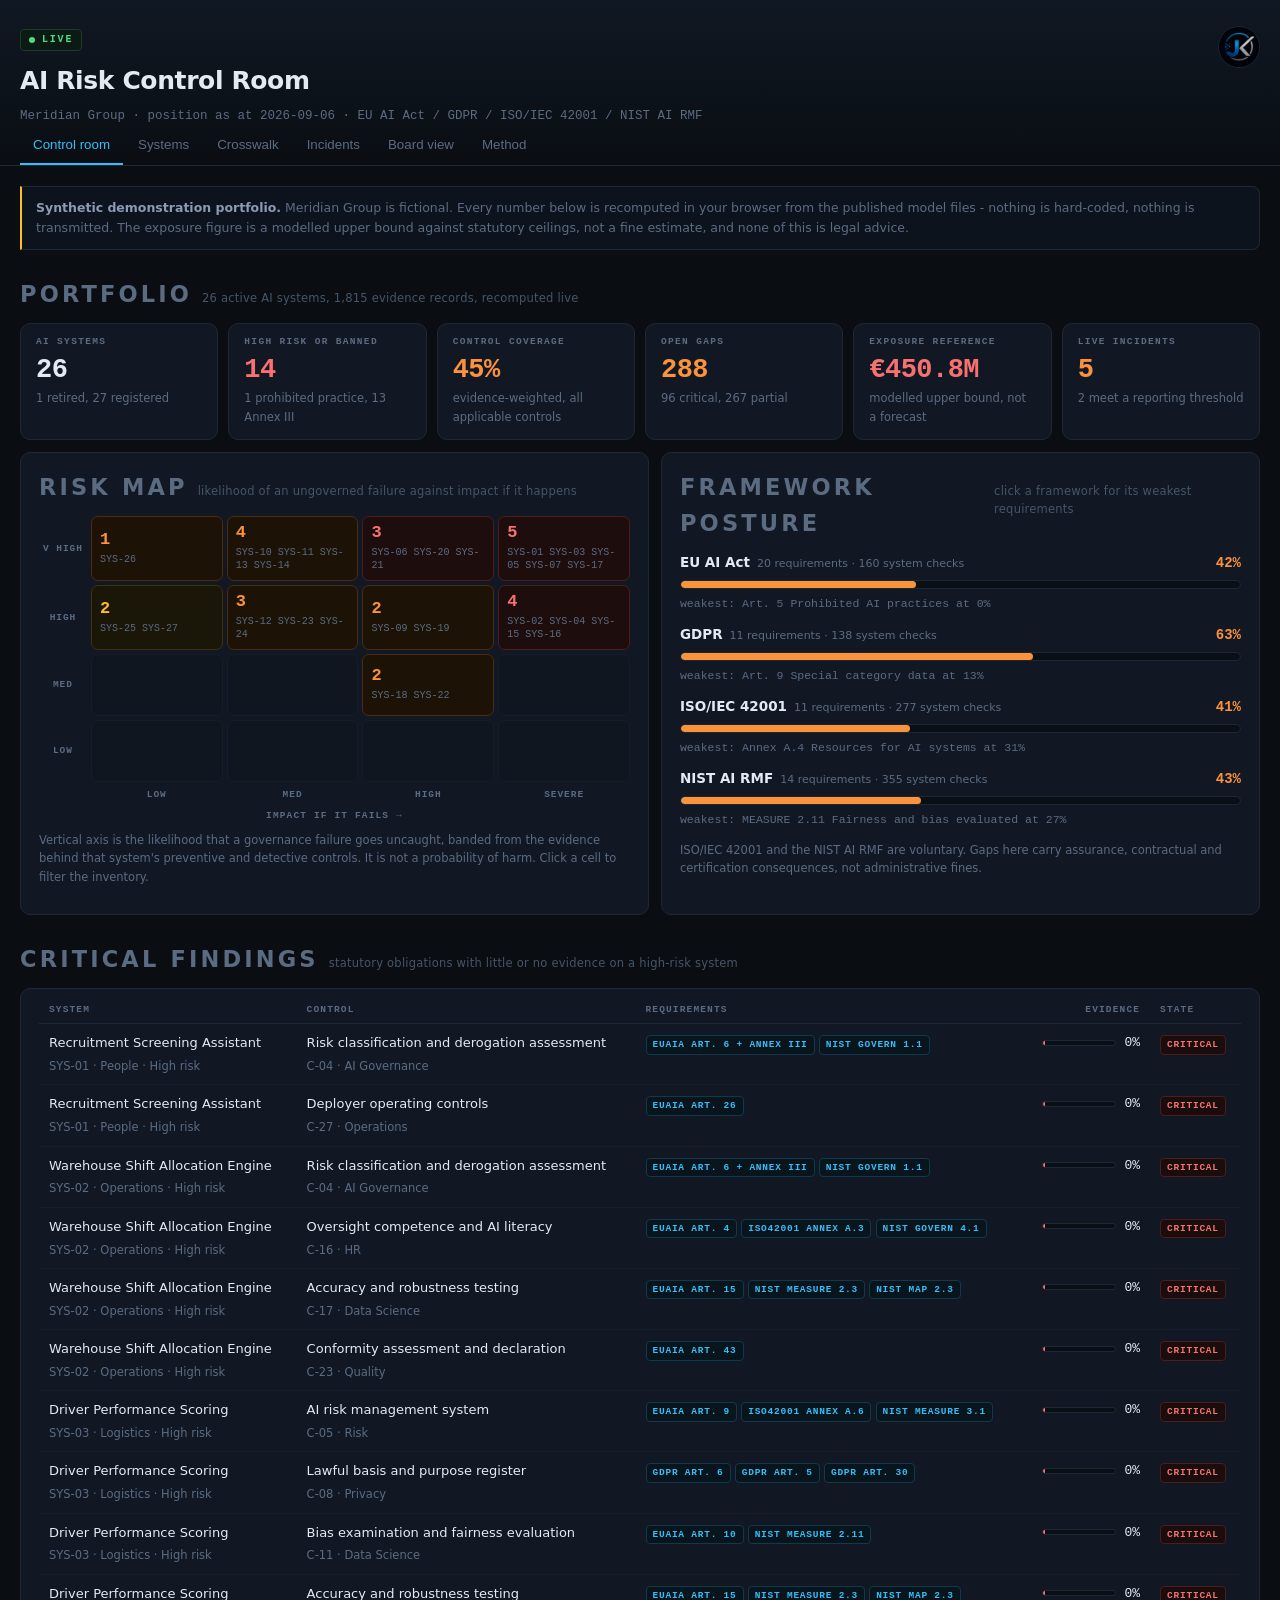
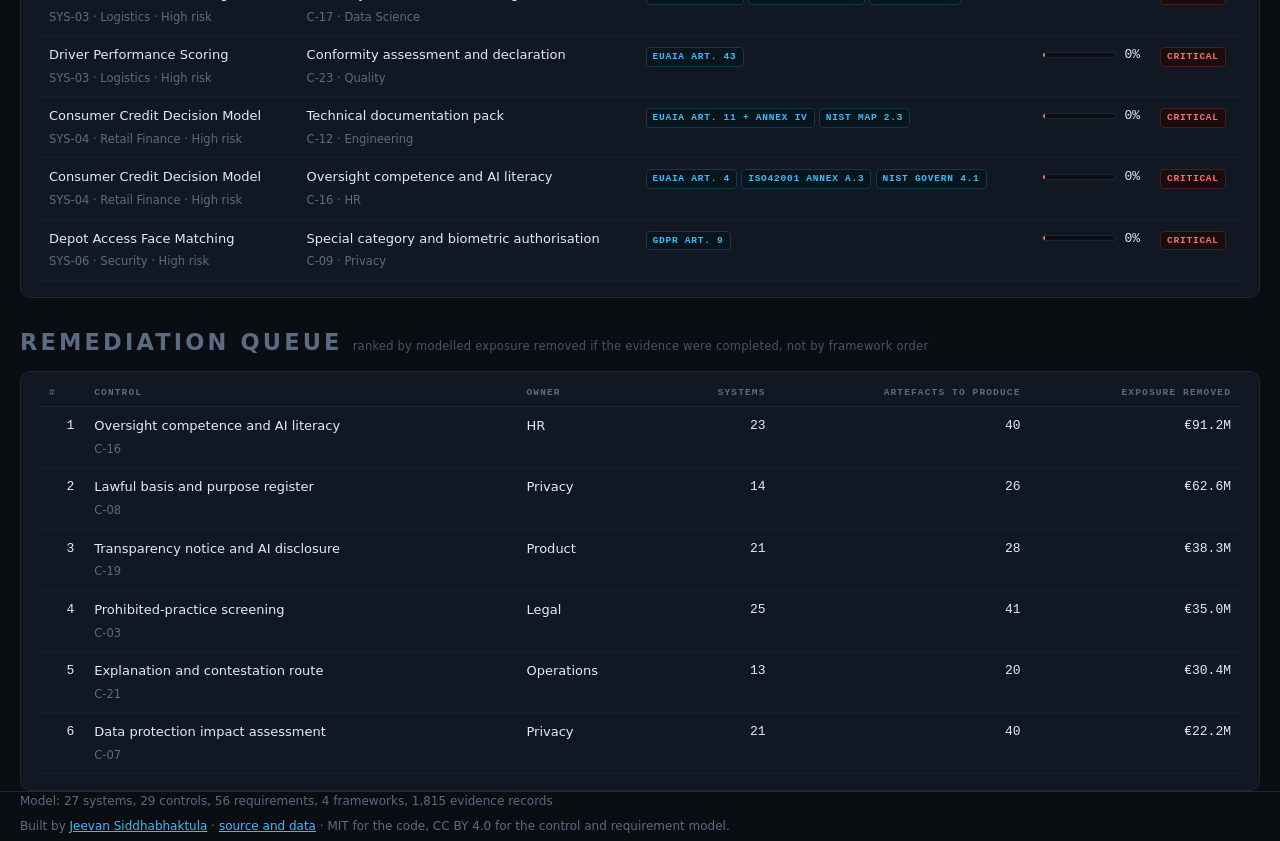
<file: index.html>
<!DOCTYPE html>
<html lang="en">
<head>
<meta charset="utf-8">
<meta http-equiv="refresh" content="0; url=./docs/">
<link rel="canonical" href="https://jeevan-0508.github.io/ai-governance-control-room/docs/">
<title>AI Risk Control Room</title>
<meta name="description" content="A control room for AI governance: an AI system inventory assessed against the EU AI Act, GDPR, ISO/IEC 42001 and the NIST AI RMF, with an evidence trail behind every score.">
<style>
  body{margin:0;min-height:100vh;display:grid;place-items:center;background:#0a0e13;color:#e4eaf3;
    font:15px/1.6 ui-sans-serif,system-ui,-apple-system,"Segoe UI",Roboto,sans-serif;text-align:center;padding:24px}
  a{color:#38bdf8}
  p{color:#8b9bb4}
</style>
</head>
<body>
<div>
  <h1>AI Risk Control Room</h1>
  <p>Opening the control room&hellip;</p>
  <p><a href="./docs/">Continue if you are not redirected</a></p>
</div>
<script>location.replace('./docs/');</script>
</body>
</html>
</file>
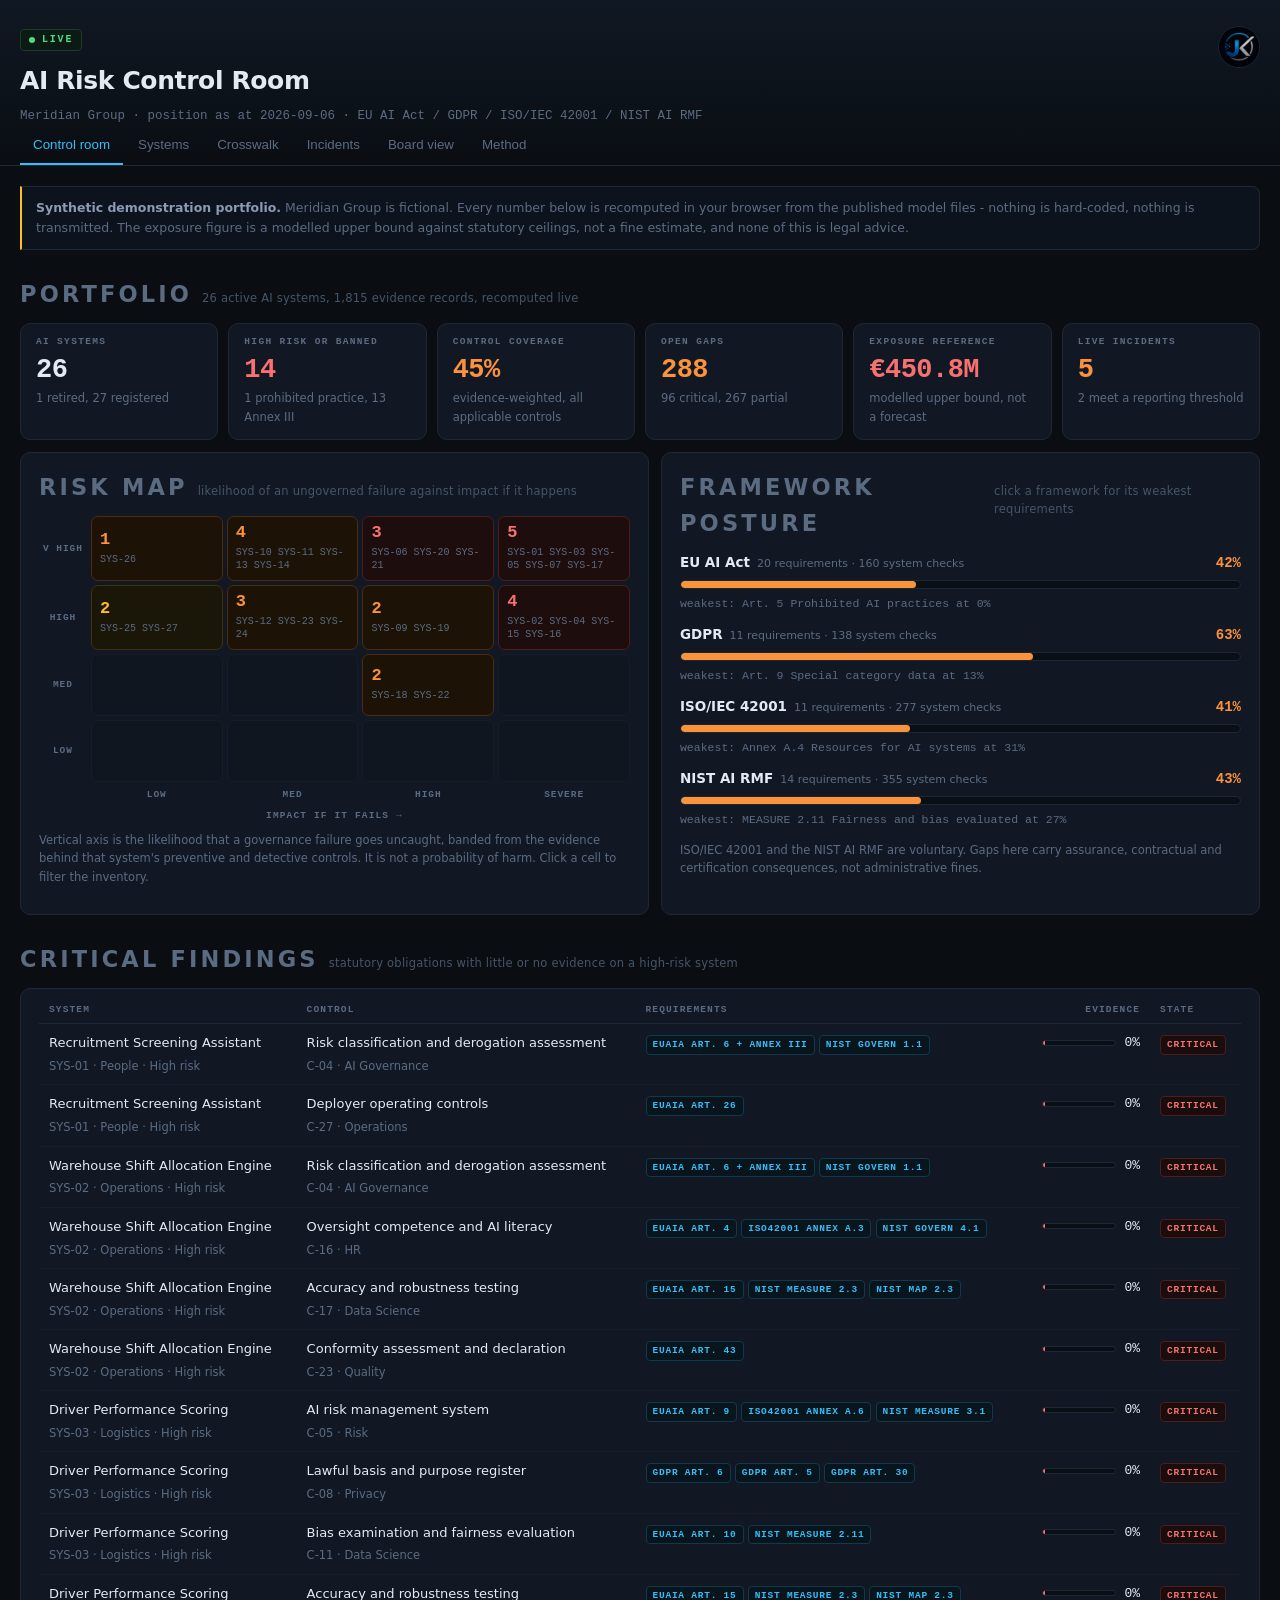
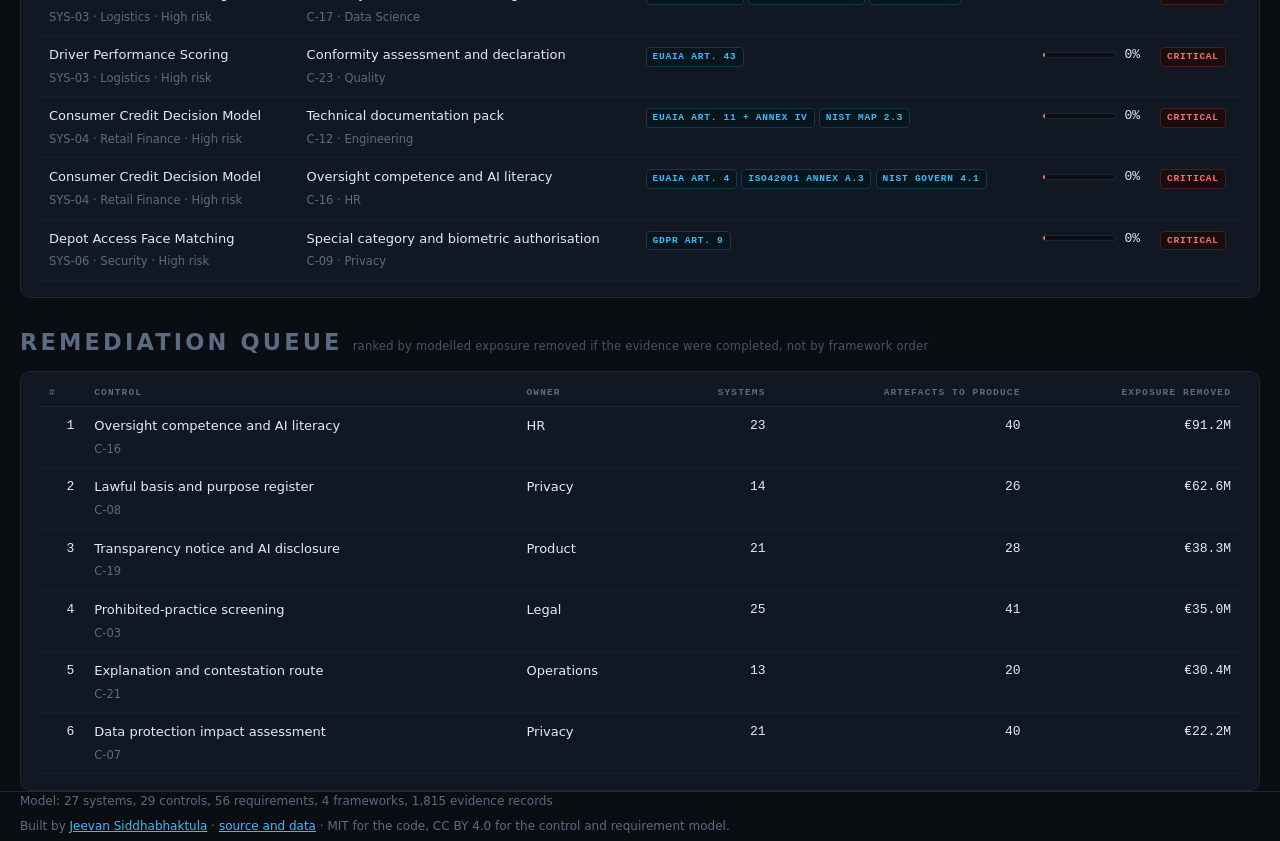
<file: docs/index.html>
<!DOCTYPE html>
<html lang="en">
<head>
<meta charset="utf-8">
<meta name="viewport" content="width=device-width,initial-scale=1">
<title>AI Risk Control Room</title>
<meta name="description" content="A control room for AI governance: an AI system inventory assessed against the EU AI Act, GDPR, ISO/IEC 42001 and the NIST AI RMF, with an evidence trail behind every score, a regulatory crosswalk, a risk heatmap and a board view.">
<link rel="icon" href="data:image/svg+xml,%3Csvg%20xmlns%3D%27http%3A%2F%2Fwww.w3.org%2F2000%2Fsvg%27%20viewBox%3D%270%200%2032%2032%27%3E%3Crect%20width%3D%2732%27%20height%3D%2732%27%20rx%3D%277%27%20fill%3D%27%230b0f14%27%2F%3E%3Cpath%20d%3D%27M16%204.5l9.5%204.2v7.1c0%206.3-4%2010.1-9.5%2011.7C10.5%2025.9%206.5%2022.1%206.5%2015.8V8.7z%27%20fill%3D%27none%27%20stroke%3D%27%2338bdf8%27%20stroke-width%3D%272.2%27%20stroke-linejoin%3D%27round%27%2F%3E%3Ccircle%20cx%3D%2716%27%20cy%3D%2716%27%20r%3D%272.6%27%20fill%3D%27%2338bdf8%27%2F%3E%3C%2Fsvg%3E">
<link rel="stylesheet" href="style.css">
</head>
<body>
<header>
  <div class="wrap bar">
    <div class="id">
      <div class="live"><span class="dot"></span>LIVE</div>
      <h1>AI Risk Control Room</h1>
      <p class="org" id="org">loading&hellip;</p>
    </div>
    <a class="brand" href="https://github.com/Jeevan-0508" target="_blank" rel="noopener"
       title="Jeevan Siddhabhaktula - Risk. Governance. AI."><img src="jk-logo.png" alt="JK" width="42" height="42"></a>
  </div>
  <nav class="wrap" id="nav">
    <button data-view="room" class="on">Control room</button>
    <button data-view="systems">Systems</button>
    <button data-view="crosswalk">Crosswalk</button>
    <button data-view="incidents">Incidents</button>
    <button data-view="board">Board view</button>
    <button data-view="method">Method</button>
  </nav>
</header>

<main class="wrap">
  <div id="err" class="err" hidden></div>
  <p class="demo" id="demo">
    <b>Synthetic demonstration portfolio.</b> Meridian Group is fictional. Every number below is
    recomputed in your browser from the published model files - nothing is hard-coded, nothing is
    transmitted. The exposure figure is a modelled upper bound against statutory ceilings, not a
    fine estimate, and none of this is legal advice.
  </p>
  <section id="view"></section>
</main>

<footer class="wrap">
  <p>Model: <span id="counts"></span></p>
  <p>Built by <a href="https://github.com/Jeevan-0508" target="_blank" rel="noopener">Jeevan Siddhabhaktula</a>
     &middot; <a href="https://github.com/Jeevan-0508/ai-governance-control-room" target="_blank" rel="noopener">source and data</a>
     &middot; MIT for the code, CC BY 4.0 for the control and requirement model.</p>
</footer>

<script src="engine.js"></script>
<script src="views.js"></script>
<script src="report.js"></script>
<script src="app.js"></script>
</body>
</html>
</file>
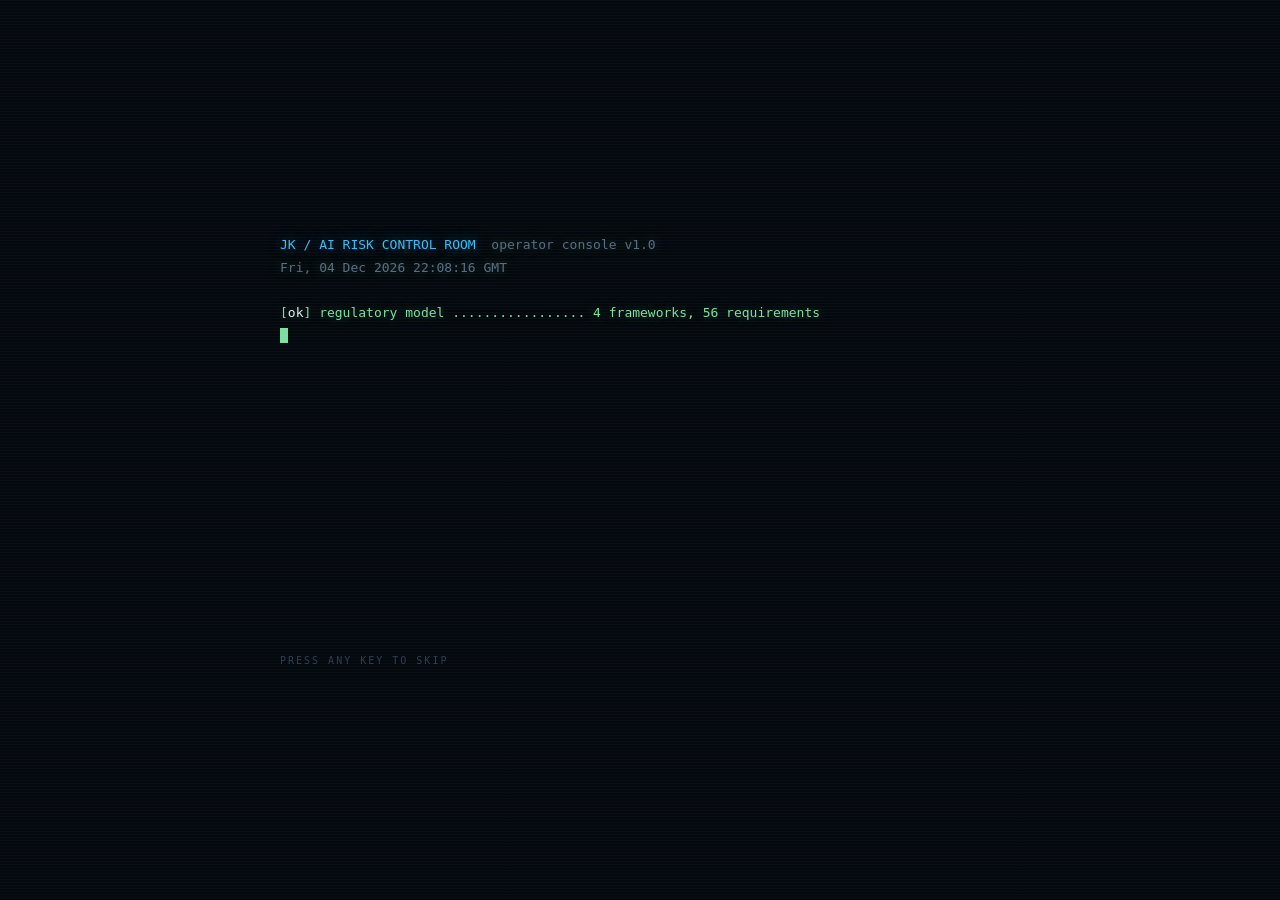
<file: docs/live/index.html>
<!DOCTYPE html>
<html lang="en">
<head>
<meta charset="utf-8">
<meta name="viewport" content="width=device-width,initial-scale=1">
<title>AI Risk Control Room - live console</title>
<meta name="description" content="Register your own AI systems, record the evidence behind each control, and get the obligations, risk map, exposure and board pack derived live. Runs in your browser; your inventory never leaves it.">
<link rel="icon" href="data:image/svg+xml,%3Csvg%20xmlns%3D%27http%3A%2F%2Fwww.w3.org%2F2000%2Fsvg%27%20viewBox%3D%270%200%2032%2032%27%3E%3Crect%20width%3D%2732%27%20height%3D%2732%27%20rx%3D%277%27%20fill%3D%27%230b0f14%27%2F%3E%3Cpath%20d%3D%27M16%204.5l9.5%204.2v7.1c0%206.3-4%2010.1-9.5%2011.7C10.5%2025.9%206.5%2022.1%206.5%2015.8V8.7z%27%20fill%3D%27none%27%20stroke%3D%27%2338bdf8%27%20stroke-width%3D%272.2%27%20stroke-linejoin%3D%27round%27%2F%3E%3Ccircle%20cx%3D%2716%27%20cy%3D%2716%27%20r%3D%272.6%27%20fill%3D%27%2338bdf8%27%2F%3E%3C%2Fsvg%3E">
<link rel="stylesheet" href="../style.css">
<link rel="stylesheet" href="live.css">
</head>
<body>

<div id="boot" class="boot">
  <div class="bootwrap">
    <pre id="bootlog" class="bootlog" aria-live="polite"></pre>
    <p class="bootskip">press any key to skip</p>
  </div>
</div>

<div id="shell" class="hidden">
<header>
  <div class="wrap bar">
    <div class="id">
      <div class="live"><span class="dot"></span>OPERATOR CONSOLE</div>
      <h1>AI Risk Control Room</h1>
      <p class="org" id="org">loading&hellip;</p>
    </div>
    <a class="brand" href="https://github.com/Jeevan-0508" target="_blank" rel="noopener"
       title="Jeevan Siddhabhaktula - Risk. Governance. AI."><img src="../jk-logo.png" alt="JK" width="42" height="42"></a>
  </div>
  <nav class="wrap" id="nav">
    <button data-view="room" class="on">Control room</button>
    <button data-view="systems">Systems</button>
    <button data-view="crosswalk">Crosswalk</button>
    <button data-view="board">Board view</button>
    <button data-view="method">Method</button>
  </nav>
</header>

<main class="wrap">
  <div id="err" class="err" hidden></div>
  <p class="demo" id="privacy">
    <b>This is your console.</b> The inventory you build here is held in this browser only
    &mdash; there is no server and nothing is transmitted. Export it to JSON to keep it or move it.
    The regulatory model, controls and taxonomy are loaded from the published data files.
    <a href="../">Open the read-only demonstration portfolio instead &rarr;</a>
  </p>

  <div class="filters" id="toolbar"></div>
  <div id="dialog"></div>
  <section id="view"></section>
</main>

<footer class="wrap">
  <p>Model: <span id="counts"></span></p>
  <p>Built by <a href="https://github.com/Jeevan-0508" target="_blank" rel="noopener">Jeevan Siddhabhaktula</a>
     &middot; <a href="https://github.com/Jeevan-0508/ai-governance-control-room" target="_blank" rel="noopener">source and data</a>
     &middot; not legal advice.</p>
</footer>
</div>

<script src="../engine.js"></script>
<script src="../views.js"></script>
<script src="../report.js"></script>
<script src="live.js"></script>
</body>
</html>
</file>
<file: docs/style.css>
:root{
  --bg:#0a0e13; --panel:#111823; --panel2:#0d131c; --panel3:#0a0f16; --line:#1d2837;
  --ink:#e4eaf3; --dim:#8b9bb4; --faint:#5b6b82;
  --accent:#38bdf8; --l1:#4ade80; --l2:#fbbf24; --l3:#fb923c; --l4:#f87171; --purple:#a78bfa;
  --mono:ui-monospace,SFMono-Regular,Menlo,Consolas,monospace;
}
*{box-sizing:border-box}
body{margin:0;background:var(--bg);color:var(--ink);
  font:15px/1.6 ui-sans-serif,system-ui,-apple-system,"Segoe UI",Roboto,Helvetica,Arial,sans-serif}
a{color:var(--accent)}
.wrap{max-width:1280px;margin:0 auto;padding:0 20px}
header{border-bottom:1px solid var(--line);background:linear-gradient(180deg,#101823,#0a0e13)}
.bar{display:flex;align-items:flex-start;gap:16px;padding-top:26px}
.id{flex:1;min-width:0}
.live{display:inline-flex;align-items:center;gap:7px;font:700 10px/1 var(--mono);letter-spacing:.18em;
  color:var(--l1);border:1px solid #1c3a2b;background:#0c1a14;border-radius:4px;padding:5px 8px;margin-bottom:10px}
.live .dot{width:6px;height:6px;border-radius:50%;background:var(--l1);animation:pulse 2.4s infinite}
@keyframes pulse{0%,100%{opacity:1}50%{opacity:.25}}
h1{margin:0;font-size:25px;letter-spacing:-.015em}
.org{margin:5px 0 0;color:var(--faint);font-size:12.5px;font-family:var(--mono)}
.brand img{width:42px;height:42px;border-radius:50%;object-fit:contain;opacity:.9;
  border:1px solid var(--line);background:#060a0f}
.brand:hover img{opacity:1;border-color:var(--accent)}
nav{display:flex;gap:2px;overflow-x:auto;padding-top:18px;-webkit-overflow-scrolling:touch}
nav button{background:none;border:none;border-bottom:2px solid transparent;color:var(--faint);
  font:600 12.5px/1 inherit;padding:11px 13px;cursor:pointer;white-space:nowrap}
nav button:hover{color:var(--ink)}
nav button.on{color:var(--accent);border-bottom-color:var(--accent)}
main{padding-bottom:40px}
.demo{color:var(--faint);font-size:12.5px;border:1px solid var(--line);border-left:2px solid var(--l2);
  background:var(--panel2);border-radius:0 8px 8px 0;padding:11px 14px;margin:20px 0 18px}
.demo b{color:var(--dim)}
.err{border:1px solid #4b1d1d;background:#1a0e0e;color:#fca5a5;border-radius:8px;padding:14px;margin:20px 0}
footer{border-top:1px solid var(--line);padding:20px;color:var(--faint);font-size:12px}
footer p{margin:0 0 5px}

h2.sec{font:700 11px/1 inherit;text-transform:uppercase;letter-spacing:.14em;color:var(--faint);
  margin:26px 0 11px;display:flex;gap:10px;align-items:baseline}
h2.sec em{font-style:normal;letter-spacing:.02em;text-transform:none;font-weight:400;color:#455568;font-size:11.5px}
.panel{background:var(--panel);border:1px solid var(--line);border-radius:10px;padding:16px 18px;
  overflow-x:auto} /* wide tables scroll inside the panel instead of the page */
.grid{display:grid;gap:12px}

/* KPI strip */
.kpis{display:grid;grid-template-columns:repeat(auto-fit,minmax(155px,1fr));gap:10px}
.kpi{background:var(--panel);border:1px solid var(--line);border-radius:10px;padding:13px 15px}
.kpi .k{font:700 9.5px/1 var(--mono);letter-spacing:.14em;color:var(--faint);text-transform:uppercase}
.kpi .v{font:700 27px/1.1 var(--mono);margin:9px 0 4px;letter-spacing:-.02em}
.kpi .s{font-size:11.5px;color:var(--faint)}
.kpi.warn .v{color:var(--l3)} .kpi.bad .v{color:var(--l4)} .kpi.good .v{color:var(--l1)}

/* heatmap */
.two{display:grid;grid-template-columns:minmax(0,1.05fr) minmax(0,1fr);gap:12px}
.hm{display:grid;grid-template-columns:auto repeat(4,1fr);gap:4px}
.hm .ax{font:700 9.5px/1 var(--mono);color:var(--faint);letter-spacing:.1em;display:grid;place-items:center;
  text-transform:uppercase;padding:4px}
.hm .cell{border:1px solid var(--line);border-radius:7px;min-height:62px;padding:7px 8px;cursor:pointer;
  background:var(--panel2);position:relative;text-align:left}
.hm .cell:hover{border-color:var(--accent)}
.hm .cell .n{font:700 17px/1 var(--mono)}
.hm .cell .ids{font:10px/1.35 var(--mono);color:var(--faint);margin-top:5px;word-break:break-all}
.hm .cell.r1{background:#0d1a13;border-color:#1c3a2b}
.hm .cell.r2{background:#1a1608;border-color:#3d3210}
.hm .cell.r3{background:#1d1206;border-color:#4a2c10}
.hm .cell.r4{background:#1e0d0d;border-color:#4d1c1c}
.hm .cell.r1 .n{color:var(--l1)} .hm .cell.r2 .n{color:var(--l2)}
.hm .cell.r3 .n{color:var(--l3)} .hm .cell.r4 .n{color:var(--l4)}
.hm .cell.empty{opacity:.35;cursor:default}
.hm .cell.empty:hover{border-color:var(--line)}
.axl{font:700 9.5px/1 var(--mono);color:var(--faint);letter-spacing:.12em;text-transform:uppercase;
  text-align:center;margin-top:8px}

/* posture bars */
.post{display:grid;gap:11px}
.post .row{cursor:pointer}
.post .row:hover .nm{color:var(--accent)}
.post .top{display:flex;justify-content:space-between;align-items:baseline;gap:10px;margin-bottom:6px}
.post .nm{font-size:13.5px;font-weight:600}
.post .nm small{color:var(--faint);font-weight:400;font-size:11px;margin-left:7px}
.post .pc{font:700 14px/1 var(--mono)}
.track{height:9px;background:var(--panel3);border:1px solid var(--line);border-radius:5px;overflow:hidden}
.fill{height:100%;border-radius:4px}
.f1{background:var(--l1)} .f2{background:var(--l2)} .f3{background:var(--l3)} .f4{background:var(--l4)}
.post .why{font-size:11.5px;color:var(--faint);margin-top:6px;font-family:var(--mono)}

/* tables */
table{width:100%;border-collapse:collapse;font-size:13px}
th{text-align:left;font:700 9.5px/1 var(--mono);letter-spacing:.12em;text-transform:uppercase;
  color:var(--faint);padding:0 10px 9px;border-bottom:1px solid var(--line);white-space:nowrap}
td{padding:9px 10px;border-bottom:1px solid #151e2a;vertical-align:top}
tr.click{cursor:pointer}
tr.click:hover td{background:#131c28}
td.num,th.num{text-align:right;font-family:var(--mono)}
.mono{font-family:var(--mono)}
.tag{display:inline-block;font:700 9.5px/1 var(--mono);letter-spacing:.08em;text-transform:uppercase;
  border:1px solid var(--line);border-radius:4px;padding:4px 6px;color:var(--dim);white-space:nowrap}
.tag.t4{color:var(--l4);border-color:#4d1c1c;background:#1a0d0d}
.tag.t3{color:var(--l3);border-color:#4a2c10;background:#190f06}
.tag.t2{color:var(--l2);border-color:#3d3210;background:#161206}
.tag.t1{color:var(--l1);border-color:#1c3a2b;background:#0b1710}
.tag.i{color:var(--accent);border-color:#12384d;background:#08151d}
.tag.p{color:var(--purple);border-color:#332a55;background:#120f1e}
.sub{color:var(--faint);font-size:11.5px;margin-top:3px}
.mini{height:6px;width:74px;background:var(--panel3);border:1px solid var(--line);border-radius:4px;
  overflow:hidden;display:inline-block;vertical-align:middle;margin-right:8px}
.mini i{display:block;height:100%}

/* filters */
.filters{display:flex;flex-wrap:wrap;gap:7px;align-items:center;margin-bottom:13px}
.filters select,.filters input{background:var(--panel2);border:1px solid var(--line);color:var(--ink);
  border-radius:7px;padding:8px 10px;font:13px inherit}
.filters input{min-width:180px}
button.act{background:var(--accent);border:1px solid var(--accent);color:#04121c;font-weight:700;
  border-radius:7px;padding:8px 15px;font-size:12.5px;cursor:pointer}
button.act:hover{filter:brightness(1.1)}
button.ghost{background:var(--panel2);border:1px solid var(--line);color:var(--dim);border-radius:7px;
  padding:8px 13px;font-size:12.5px;cursor:pointer}
button.ghost:hover{color:var(--ink);border-color:var(--faint)}
.right{margin-left:auto}

/* system card */
.card .head{display:flex;gap:14px;align-items:flex-start;flex-wrap:wrap;margin-bottom:14px}
.card .head h3{margin:0;font-size:19px}
.facts{display:grid;grid-template-columns:repeat(auto-fit,minmax(160px,1fr));gap:10px;margin:14px 0}
.fact{background:var(--panel2);border:1px solid var(--line);border-radius:8px;padding:9px 11px}
.fact .k{font:700 9px/1 var(--mono);letter-spacing:.12em;text-transform:uppercase;color:var(--faint)}
.fact .v{font-size:13px;margin-top:5px}
.basis{border-left:2px solid var(--accent);background:var(--panel2);padding:10px 13px;border-radius:0 7px 7px 0;
  font-size:12.5px;color:var(--dim);margin:12px 0}
.ctl{border:1px solid var(--line);border-radius:8px;background:var(--panel2);margin-bottom:8px;overflow:hidden}
.ctl .ch{display:flex;gap:12px;align-items:center;padding:11px 13px;cursor:pointer}
.ctl .ch:hover{background:#131c28}
.ctl .ch .cn{flex:1;min-width:0;font-size:13.5px}
.ctl .cb{border-top:1px solid var(--line);padding:12px 13px;background:var(--panel3)}
.art{display:flex;gap:11px;align-items:center;padding:7px 0;border-bottom:1px solid #151e2a}
.art:last-child{border-bottom:none}
.art .an{flex:1;min-width:0;font-size:12.5px}
.tri{display:flex;border:1px solid var(--line);border-radius:6px;overflow:hidden;flex:none}
.tri button{background:var(--panel);border:none;border-right:1px solid var(--line);color:var(--faint);
  font:600 10px/1 var(--mono);padding:7px 8px;cursor:pointer;letter-spacing:.05em}
.tri button:last-child{border-right:none}
.tri button:hover{color:var(--ink)}
.tri button[aria-pressed=true]{color:#05101a;font-weight:700}
.tri button.pr[aria-pressed=true]{background:var(--l1)}
.tri button.pa[aria-pressed=true]{background:var(--l2)}
.tri button.mi[aria-pressed=true]{background:var(--l4)}
.reqs{display:flex;flex-wrap:wrap;gap:5px;margin-top:9px}
.edited{color:var(--l2);font:700 10px var(--mono);letter-spacing:.1em}

/* crosswalk */
.xw{overflow-x:auto}
.xw table{min-width:760px}
.xw td.c{text-align:center;font-family:var(--mono);font-size:11.5px}
.xw .z{color:#2c3a4d}
.xw .g{color:var(--accent);font-weight:700}

/* incidents */
.inc{border:1px solid var(--line);border-radius:9px;background:var(--panel);padding:14px 16px;margin-bottom:10px}
.inc .ih{display:flex;gap:11px;align-items:baseline;flex-wrap:wrap}
.inc .ih h4{margin:0;font-size:15px;flex:1;min-width:220px}
.inc p{margin:9px 0 0;font-size:13px;color:var(--dim)}
.inc .meta{display:flex;flex-wrap:wrap;gap:16px;margin-top:11px;font-size:11.5px;color:var(--faint)}
.inc .meta b{color:var(--dim);font-weight:600;font-family:var(--mono)}

/* board view */
.board{background:var(--panel);border:1px solid var(--line);border-radius:10px;padding:26px 28px}
.board h3{margin:0 0 4px;font-size:21px}
.board .asof{color:var(--faint);font-size:12px;font-family:var(--mono);margin:0 0 22px}
.board .big{display:grid;grid-template-columns:repeat(auto-fit,minmax(140px,1fr));gap:14px;margin-bottom:26px}
.board .big div{border-top:2px solid var(--line);padding-top:11px}
.board .big .v{font:700 30px/1 var(--mono)}
.board .big .k{font:700 9.5px/1 var(--mono);letter-spacing:.13em;text-transform:uppercase;color:var(--faint);margin-top:8px}
.board .bl{margin:0 0 22px;font-size:13.5px;color:var(--dim);max-width:74ch}
.spark{display:flex;align-items:flex-end;gap:5px;height:52px}
.spark i{flex:1;background:var(--accent);opacity:.55;border-radius:2px 2px 0 0;min-height:3px}
.spark i:last-child{opacity:1}
.trendrow{display:flex;gap:22px;flex-wrap:wrap;align-items:flex-end}
.trendrow>div{min-width:190px}

/* method */
.method h3{font-size:14px;margin:22px 0 7px}
.method p,.method li{font-size:13.5px;color:var(--dim)}
.method code{font-family:var(--mono);font-size:12.5px;color:var(--accent);background:var(--panel2);
  border:1px solid var(--line);border-radius:4px;padding:1px 5px}
.method table{margin:10px 0 18px}

@media(max-width:900px){.two{grid-template-columns:1fr}}
@media(max-width:640px){
  h1{font-size:21px} .wrap{padding:0 14px}
  .hm .cell{min-height:54px;padding:6px} .hm .cell .ids{display:none}
  .board{padding:18px 16px} .kpi .v{font-size:23px}
  table{font-size:12.5px} td,th{padding-left:6px;padding-right:6px}
}
@media print{
  header nav,.demo,footer,.noprint{display:none}
  body{background:#fff;color:#000} .board{border:none}
}
</file>
<file: docs/live/live.css>
/* Boot sequence and the operator-console additions. The rest of the styling is shared with the
   demonstration site so both look like the same instrument. */
.hidden{display:none}

.boot{position:fixed;inset:0;background:#05080c;display:grid;place-items:center;z-index:50;
  cursor:pointer;padding:22px}
.boot::after{content:"";position:absolute;inset:0;pointer-events:none;
  background:repeating-linear-gradient(180deg,rgba(56,189,248,.045) 0 1px,transparent 1px 3px)}
.boot.out{animation:bootout .5s ease forwards}
@keyframes bootout{to{opacity:0;visibility:hidden}}
.bootwrap{width:100%;max-width:720px}
.bootlog{font:13px/1.75 var(--mono);color:#7ee0a1;margin:0;white-space:pre-wrap;
  text-shadow:0 0 12px rgba(126,224,161,.35);min-height:44vh}
.bootlog b{color:var(--accent);font-weight:400;text-shadow:0 0 14px rgba(56,189,248,.5)}
.bootlog i{font-style:normal;color:#5b6b82}
.bootlog u{text-decoration:none;color:#e4eaf3}
.bootlog .cur{background:#7ee0a1;color:#05080c;animation:blink 1s steps(1) infinite}
@keyframes blink{50%{opacity:0}}
.bootskip{font:10px/1 var(--mono);letter-spacing:.2em;color:#2f3d50;text-transform:uppercase;margin:26px 0 0}
@media(prefers-reduced-motion:reduce){.boot::after{display:none}}

/* operator toolbar */
#toolbar:empty{display:none}
.pill{font:700 9.5px/1 var(--mono);letter-spacing:.1em;text-transform:uppercase;color:var(--faint);
  border:1px solid var(--line);border-radius:999px;padding:6px 10px}
.pill b{color:var(--ink);font-weight:700}

/* register / edit form */
.dlg{background:var(--panel);border:1px solid var(--accent);border-radius:11px;padding:18px 20px;margin-bottom:16px}
.dlg h3{margin:0 0 4px;font-size:17px}
.dlg .lead{color:var(--faint);font-size:12.5px;margin:0 0 16px}
.form{display:grid;grid-template-columns:repeat(auto-fit,minmax(230px,1fr));gap:12px}
.field{display:flex;flex-direction:column;gap:5px}
.field label{font:700 9.5px/1 var(--mono);letter-spacing:.12em;text-transform:uppercase;color:var(--faint)}
.field input,.field select{background:var(--panel2);border:1px solid var(--line);color:var(--ink);
  border-radius:7px;padding:9px 10px;font:13px inherit}
.field input:focus,.field select:focus{outline:none;border-color:var(--accent)}
.field .note{font-size:11px;color:var(--faint)}
.wide{grid-column:1/-1}
.flagbox{display:flex;flex-wrap:wrap;gap:7px}
.flagbox label{display:inline-flex;align-items:center;gap:6px;background:var(--panel2);
  border:1px solid var(--line);border-radius:999px;padding:7px 12px;font:12px inherit;
  text-transform:none;letter-spacing:0;color:var(--dim);cursor:pointer}
.flagbox label:has(input:checked){border-color:var(--purple);color:var(--ink)}
.flagbox input{accent-color:var(--purple)}
.derived{background:var(--panel2);border-left:2px solid var(--accent);border-radius:0 7px 7px 0;
  padding:11px 13px;font-size:12.5px;color:var(--dim);margin:14px 0 0}
.derived b{color:var(--ink)}
.dlgbar{display:flex;gap:8px;flex-wrap:wrap;margin-top:16px;align-items:center}
button.danger{background:#1a0d0d;border:1px solid #4d1c1c;color:#fca5a5;border-radius:7px;
  padding:8px 13px;font-size:12.5px;cursor:pointer}
button.danger:hover{border-color:var(--l4);color:#fff}

/* empty state */
.empty{background:var(--panel);border:1px dashed var(--line);border-radius:11px;padding:34px 26px;text-align:center}
.empty h3{margin:0 0 8px;font-size:19px}
.empty p{color:var(--dim);max-width:62ch;margin:0 auto 8px;font-size:13.5px}
.empty .bar{justify-content:center;margin-top:18px;display:flex;gap:8px;flex-wrap:wrap;padding:0}
</file>
